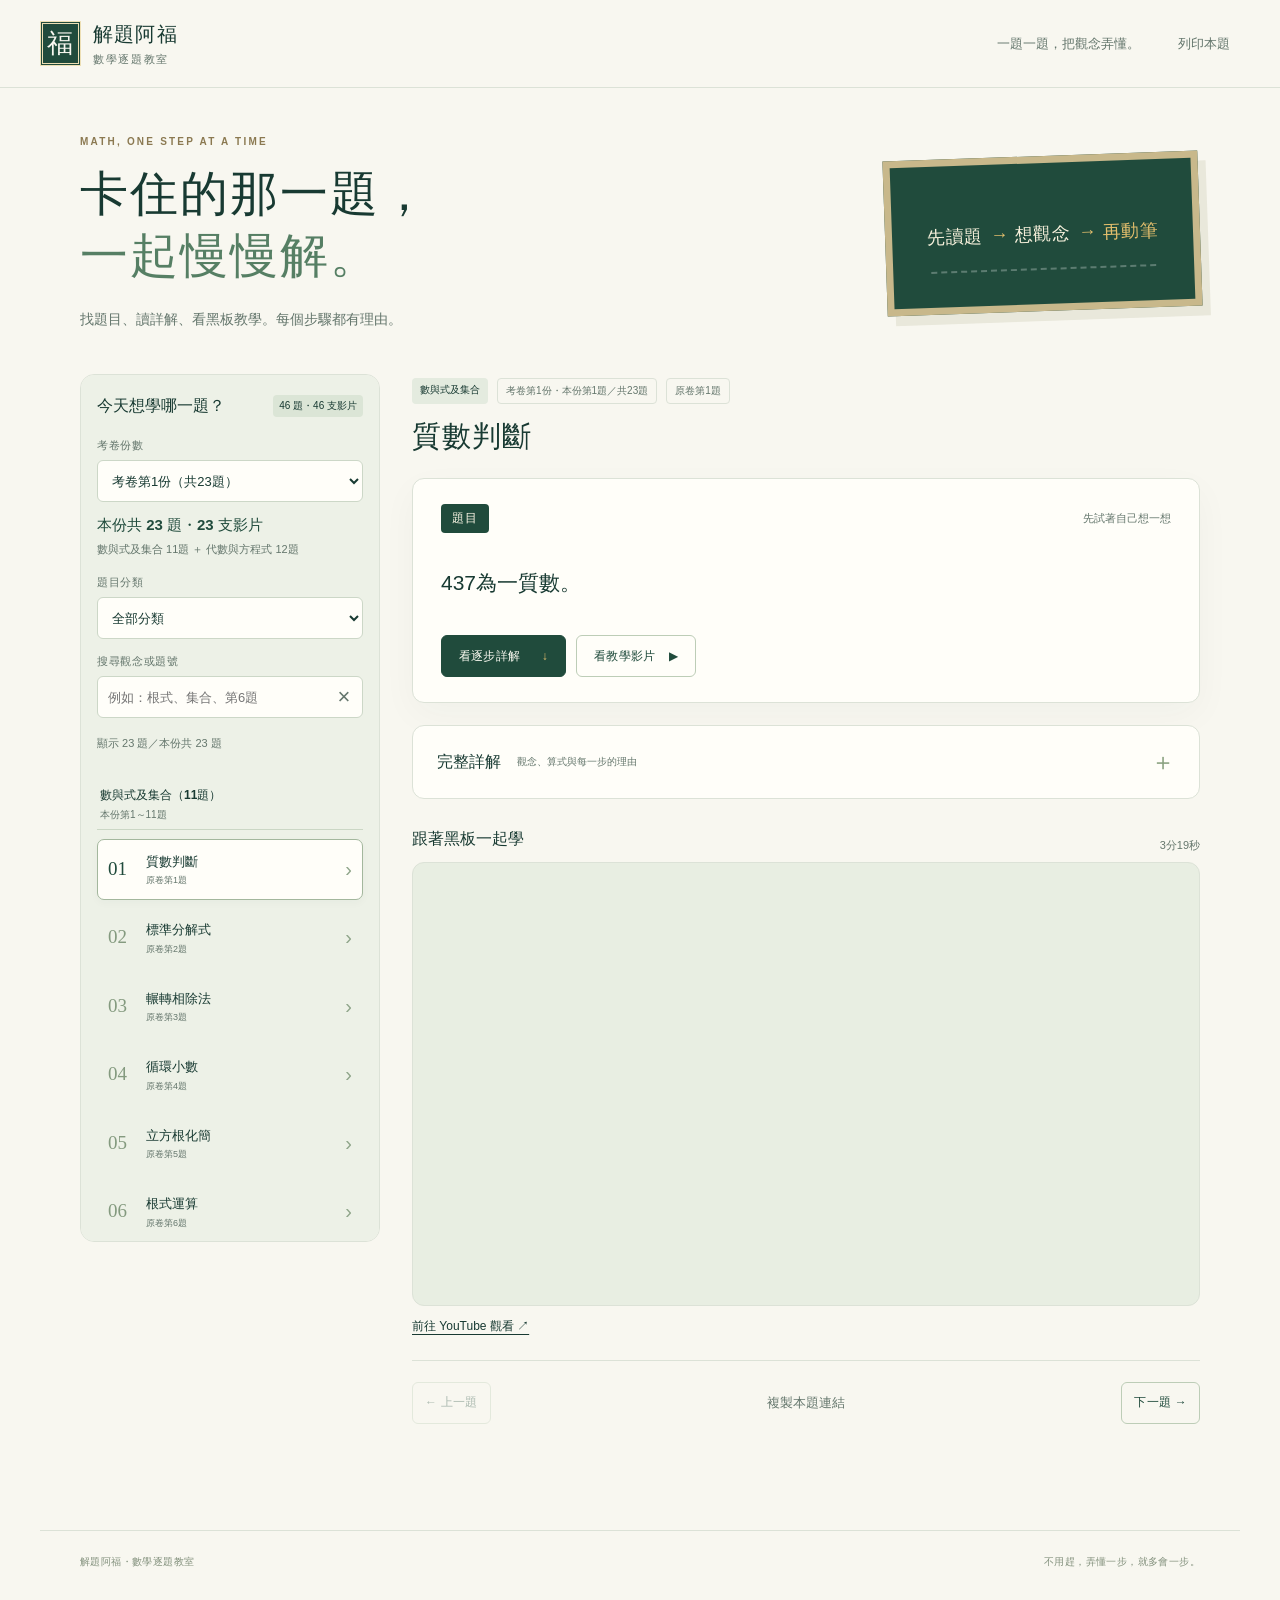
<file: index.html>
<!doctype html>
<html lang="zh-Hant">
<head>
 <meta charset="utf-8"><meta name="viewport" content="width=device-width,initial-scale=1">
 <meta name="referrer" content="strict-origin-when-cross-origin">
 <meta name="description" content="解題阿福數學逐題教室：依考卷與題號找題目，查看完整逐步詳解、解題圖與黑板教學影片。從數與式、集合到代數與方程式，慢慢弄懂每一步。">
 <meta name="theme-color" content="#173c34"><title>解題阿福｜數學逐題教室</title>
 <link rel="stylesheet" href="style.css?v=1b82663c50e5"><script defer src="course-data.js"></script><script defer src="app.js?v=99a22f33706e"></script>
</head>
<body>
 <a class="skip" href="#lesson">跳到題目與詳解</a>
 <header class="topbar"><a class="brand" href="#"><span class="brand-mark" aria-hidden="true">福</span><span>解題阿福<small>數學逐題教室</small></span></a><span class="topnote">一題一題，把觀念弄懂。</span><button type="button" id="print" class="quiet">列印本題</button></header>
 <section class="hero"><div><p class="eyebrow">MATH, ONE STEP AT A TIME</p><h1>卡住的那一題，<br><span>一起慢慢解。</span></h1><p class="intro">找題目、讀詳解、看黑板教學。<br class="mobile-only">每個步驟都有理由。</p></div><div class="hero-board" aria-hidden="true"><span>先讀題</span><i>↓</i><span>想觀念</span><i>↓</i><strong>再動筆</strong><div class="chalkline"></div></div></section>
 <main class="classroom">
  <aside class="question-nav" aria-label="選題目">
   <div class="nav-heading"><h2>今天想學哪一題？</h2><span id="total-count" class="count"></span></div>
   <label for="paper">考卷份數</label><select id="paper"></select>
   <p id="paper-summary" class="paper-summary"></p><p id="paper-parts" class="paper-parts"></p>
   <label for="category">題目分類</label><select id="category"><option value="">全部分類</option></select>
   <label for="search">搜尋觀念或題號</label><div class="search-wrap"><input id="search" type="search" placeholder="例如：根式、集合、第6題" autocomplete="off"><button id="clear-search" type="button" aria-label="清除搜尋">×</button></div>
   <p id="results-count" role="status" class="results"></p><button id="show-all" class="show-all" type="button" hidden></button>
   <div id="question-list" class="question-list"></div>
   <div id="empty" class="empty" hidden>沒有符合的題目。<br>換個關鍵字，或切換考卷試試。</div>
  </aside>
  <article id="lesson" class="lesson" tabindex="-1" aria-labelledby="lesson-title">
   <div class="lesson-meta"><span id="lesson-category"></span><span id="lesson-number"></span><span id="lesson-source"></span></div>
   <h2 id="lesson-title">正在整理題目…</h2>
   <section class="problem-card" aria-labelledby="problem-label"><div class="section-caption"><span class="label" id="problem-label">題目</span><span>先試著自己想一想</span></div><div id="question" class="question math"></div><div class="problem-actions"><button type="button" id="show-solution" class="primary">看逐步詳解 <span aria-hidden="true">↓</span></button><button type="button" id="show-video" class="secondary">看教學影片 <span aria-hidden="true">▶</span></button></div></section>
   <details id="solution" class="solution"><summary>完整詳解 <span>觀念、算式與每一步的理由</span><b aria-hidden="true">＋</b></summary><div class="answer"><span>本題答案</span><strong id="answer" class="math"></strong></div><div id="solution-steps"></div></details>
   <section id="video-section" class="video-section" aria-labelledby="video-label"><div class="section-caption"><h3 id="video-label">跟著黑板一起學</h3><span id="duration"></span></div><div id="video-slot" class="video-slot"></div><a id="youtube-link" class="external" target="_blank" rel="noopener noreferrer" hidden>前往 YouTube 觀看 ↗</a></section>
   <nav class="lesson-footer" aria-label="切換題目"><button id="previous" type="button" class="secondary">← 上一題</button><button id="copy-link" type="button" class="quiet">複製本題連結</button><button id="next" type="button" class="secondary">下一題 →</button></nav><p id="action-message" class="action-message" role="status"></p>
  </article>
 </main>
 <footer class="site-footer"><span>解題阿福・數學逐題教室</span><span>不用趕，弄懂一步，就多會一步。</span></footer>
 <noscript>請啟用 JavaScript，以查看各題的完整題目、逐步詳解與影片連結。</noscript>
</body>
</html>
</file>
<file: style.css>
@charset "UTF-8";
:root{--ink:#183a32;--soft:#64766c;--paper:#f8f7f0;--line:#dce2d7;--green:#204b3c;--gold:#e4bf6d;--card:#fffef9;--wash:#edf2e9;--shadow:0 12px 36px #173c3409;font-family:"PingFang TC","Noto Sans TC","Microsoft JhengHei",sans-serif;color:var(--ink);background:var(--paper);font-synthesis:none}
*{box-sizing:border-box}html{scroll-behavior:smooth}body{margin:0}button,input,select{font:inherit}button,a,input,select{touch-action:manipulation}button{cursor:pointer}button:disabled{opacity:.35;cursor:default}a{color:inherit}button:focus-visible,a:focus-visible,input:focus-visible,select:focus-visible,summary:focus-visible{outline:3px solid #cf9d3b;outline-offset:3px}button:focus:not(:focus-visible){outline:none}[hidden]{display:none!important}.skip{position:fixed;top:-100px;z-index:50;padding:14px;background:#fff}.skip:focus{top:10px}.topbar{max-width:1280px;margin:auto;min-height:88px;padding:18px 40px;display:flex;align-items:center;gap:28px;border-bottom:1px solid var(--line)}.brand{display:flex;align-items:center;gap:12px;text-decoration:none;font-size:20px;font-weight:750;letter-spacing:.06em}.brand-mark{width:41px;height:45px;background:var(--green);color:var(--paper);display:grid;place-items:center;border:3px double #eddfb4;font-family:serif;font-size:26px}.brand small{display:block;font-size:11px;letter-spacing:.15em;color:var(--soft);font-weight:450;margin-top:4px}.topnote{margin-left:auto;font-size:13px;color:var(--soft)}.quiet{border:0;background:transparent;color:var(--soft);font-size:13px;padding:10px}.hero{max-width:1200px;margin:0 auto;padding:46px 40px 42px;display:flex;justify-content:space-between;align-items:center;gap:35px}.eyebrow{font:600 10px/1.5 sans-serif;letter-spacing:.22em;color:#8b7951;margin:0 0 14px}h1{font-size:clamp(32px,4vw,48px);line-height:1.3;letter-spacing:.04em;margin:0;font-weight:750}h1 span{color:#567f64}.intro{font-size:14px;color:var(--soft);line-height:1.9;margin:18px 0 0}.hero-board{position:relative;width:315px;min-height:155px;transform:rotate(-2deg);padding:33px 22px;background:var(--green);border:7px solid #c8b88b;box-shadow:8px 10px 0 #e9e8db;display:flex;align-items:center;justify-content:center;gap:11px;color:#f7f1dc;font-size:18px;letter-spacing:.04em}.hero-board i{transform:rotate(-90deg);font-style:normal;color:var(--gold)}.hero-board strong{color:var(--gold)}.chalkline{position:absolute;bottom:34px;left:38px;right:38px;border-bottom:2px dashed #ffffff45}.mobile-only{display:none}.classroom{display:grid;grid-template-columns:300px minmax(0,1fr);gap:32px;max-width:1200px;margin:0 auto;padding:0 40px 64px;align-items:start}.question-nav{background:#edf1e7;border:1px solid var(--line);border-radius:14px;padding:20px 16px;position:sticky;top:16px;max-height:calc(100vh - 32px);overflow:auto}.nav-heading{display:flex;align-items:center;justify-content:space-between;gap:8px;margin-bottom:21px}.nav-heading h2{font-size:16px;margin:0}.count{font-size:10px;background:#dbe5d6;border-radius:4px;padding:4px 6px;white-space:nowrap}.question-nav label{display:block;font-size:11px;font-weight:650;color:var(--soft);margin:15px 0 7px;letter-spacing:.06em}select,input{width:100%;height:42px;border:1px solid #ccd7c7;border-radius:6px;background:#fffef9;color:var(--ink);padding:8px 10px;font-size:13px}select{padding-right:25px}.search-wrap{position:relative}input[type=search]{padding-right:30px}.search-wrap button{position:absolute;right:4px;top:4px;border:0;background:transparent;width:30px;height:34px;font-size:22px;color:var(--soft)}.results{font-size:11px;color:var(--soft);margin:18px 0 10px}.paper-summary{margin:14px 0 5px;font-size:15px;font-weight:750;color:var(--green)}.paper-parts{margin:0 0 12px;font-size:11px;line-height:1.8;color:var(--soft)}.question-list{display:grid;gap:7px}.question-group{grid-column:1/-1;font-size:12px;line-height:1.7;margin:14px 0 2px;padding:10px 3px 6px;border-bottom:1px solid #cbd7c5}.question-group small{display:block;font-size:10px;font-weight:400;color:var(--soft)}.show-all{width:100%;padding:10px;margin:0 0 8px;border:1px solid #a3b79d;border-radius:6px;background:var(--card);color:var(--green);font-size:12px}.question-button{display:flex;align-items:center;gap:11px;text-align:left;width:100%;padding:12px 10px;border:1px solid transparent;background:transparent;border-radius:7px;color:var(--ink)}.question-button:hover{background:#ffffffa0}.question-button.selected{background:var(--card);border-color:#a3b79d;box-shadow:0 3px 8px #173c3408}.q-number{font:500 19px/1.1 Georgia,serif;color:#849a7f;width:27px;flex-shrink:0}.selected .q-number{color:var(--green)}.q-info{min-width:0}.q-info strong{font-size:13px;display:block;line-height:1.5}.q-info small{font-size:9px;color:var(--soft);display:block;margin-top:3px}.q-arrow{margin-left:auto;color:#8fa58a;font-size:20px}.empty{color:var(--soft);font-size:13px;line-height:1.8;padding:20px 0}.lesson{min-width:0;scroll-margin-top:22px;outline:none}.lesson-meta{display:flex;gap:9px;flex-wrap:wrap;margin:4px 0 12px}.lesson-meta span{font-size:10px;padding:5px 8px;background:#e4ebdf;border-radius:4px}.lesson-meta span+span{background:transparent;color:var(--soft);border:1px solid var(--line)}.lesson>h2{font-size:29px;letter-spacing:.04em;margin:0 0 21px;line-height:1.4}.problem-card{background:var(--card);border:1px solid var(--line);border-radius:12px;padding:25px 28px;box-shadow:var(--shadow)}.section-caption{display:flex;align-items:center;justify-content:space-between;gap:14px;color:var(--soft);font-size:11px}.label{background:var(--green);color:#fff9e8;border-radius:4px;padding:6px 11px;letter-spacing:.1em;font-size:12px}.question{font-size:21px;line-height:2.25;margin:24px 0 26px;overflow-wrap:anywhere}.math{font-family:"PingFang TC","Cambria Math","Microsoft JhengHei",sans-serif}.problem-actions{display:flex;gap:10px;flex-wrap:wrap}.primary,.secondary{min-height:42px;border-radius:6px;padding:10px 17px;font-size:12px;letter-spacing:.02em}.primary{color:#fffef5;background:var(--green);border:1px solid var(--green)}.primary:hover{background:#30634a}.primary span{margin-left:18px;color:var(--gold)}.secondary{background:transparent;border:1px solid #bdcdb7;color:var(--green)}.secondary:hover{background:var(--wash)}.secondary span{margin-left:10px}.solution{margin-top:22px;border:1px solid var(--line);border-radius:12px;background:var(--card);scroll-margin-top:22px}.solution summary{padding:20px 24px;cursor:pointer;list-style:none;display:flex;align-items:center;gap:16px;font-size:16px;font-weight:700}.solution summary::-webkit-details-marker{display:none}.solution summary span{font-size:10px;color:var(--soft);font-weight:400}.solution summary b{margin-left:auto;color:#89a17f;font-size:24px;font-weight:400}.solution[open] summary b{transform:rotate(45deg)}.solution[open] summary{border-bottom:1px solid var(--line)}.answer{margin:23px 26px;padding:16px 18px;background:var(--wash);border-left:3px solid #9ab88a;display:flex;align-items:center;gap:20px}.answer>span{font-size:11px;color:var(--soft);white-space:nowrap}.answer strong{font-size:18px;line-height:1.8;overflow-wrap:anywhere}#solution-steps{padding:0 25px 25px}.step-heading{font-size:12px;letter-spacing:.06em;color:#5b7e58;margin:27px 0 15px;padding-bottom:9px;border-bottom:1px dashed var(--line)}.step{display:flex;gap:15px;margin:18px 0}.step-number{font:12px/1.6 Georgia,serif;color:#9bae91;padding-top:5px;min-width:20px}.step-body{min-width:0}.formula{font-size:19px;line-height:1.9;overflow-wrap:anywhere}.explanation{font-size:13px;line-height:1.9;margin:5px 0 0;color:#6a756b}.solution-figure{margin:27px auto 0;width:min(100%,330px);break-inside:avoid}.solution-figure img{width:100%;height:auto;display:block;border-radius:10px}.solution-figure figcaption{text-align:center;color:var(--soft);font-size:11px;padding:10px}.video-section{margin-top:30px;scroll-margin-top:22px}.video-section h3{font-size:16px;margin:0 0 12px;color:var(--ink)}.video-slot{border-radius:12px;overflow:hidden;background:#e8eee2;aspect-ratio:16/9;border:1px solid #dce2d7}.video-slot iframe{width:100%;height:100%;border:0;display:block}.video-pending{height:100%;display:flex;flex-direction:column;align-items:center;justify-content:center;text-align:center;padding:24px;color:#687d63}.pending-icon{display:grid;place-items:center;font-size:22px;width:48px;height:48px;border:1px solid #a9bba0;border-radius:50%;margin-bottom:15px;padding-left:4px}.video-pending strong{font-size:15px}.video-pending p{max-width:330px;font-size:12px;line-height:1.8;margin:9px 0 0}.external{display:inline-block;font-size:12px;margin-top:12px;text-underline-offset:4px}.lesson-footer{display:flex;justify-content:space-between;gap:8px;margin-top:25px;border-top:1px solid var(--line);padding-top:21px}.lesson-footer .secondary{padding:9px 12px}.action-message{font-size:12px;color:var(--soft);min-height:18px}.site-footer{border-top:1px solid var(--line);max-width:1200px;margin:auto;padding:24px 40px 32px;display:flex;justify-content:space-between;gap:20px;color:#83917d;font-size:10px;letter-spacing:.04em}.fraction{display:inline-flex;vertical-align:middle;flex-direction:column;text-align:center;line-height:1.3;margin:0 .2em;font-size:.92em}.numerator{display:block;border-bottom:1.3px solid currentColor;padding:0 .15em .08em}.denominator{display:block;padding:.08em .15em 0}.overline{border-top:1px solid currentColor;display:inline-block;line-height:1.2}.radical{border-top:1.2px solid currentColor;padding:.05em .08em 0;display:inline-block;line-height:1.3}.bold,.heading{font-weight:700}.heading{color:#6c8157;margin-right:.3em}.option{display:block;padding:.12em 0}.emphasis{color:#a06f27;font-weight:650}.answer-ink{color:#2c6945;font-weight:700}
@media(max-width:900px){.topbar{padding:16px 24px}.hero{padding:35px 24px}.hero-board{width:265px;font-size:15px;gap:8px}.classroom{grid-template-columns:240px minmax(0,1fr);gap:23px;padding:0 24px 50px}.question-nav{padding:17px 12px}.problem-card{padding:22px}.question{font-size:19px}.solution summary span{display:none}.formula{font-size:18px}#solution-steps{padding:0 20px 20px}}
@media(max-width:650px){.topbar{padding:14px 20px;min-height:74px;gap:8px}.brand{font-size:17px;gap:9px}.brand-mark{width:34px;height:38px;font-size:22px}.topnote{display:none}.topbar>.quiet{margin-left:auto;font-size:11px}.hero{padding:29px 22px 30px}.hero-board{display:none}h1{font-size:35px}.intro{font-size:12px;margin-top:14px}.classroom{display:block;padding:0 16px 34px}.question-nav{position:static;max-height:none;padding:18px 16px;margin-bottom:26px}.nav-heading{margin-bottom:12px}.question-nav label{margin-top:12px}.question-list{display:grid;grid-template-columns:repeat(2,minmax(0,1fr));max-height:none;overflow:visible;gap:5px}.question-button{padding:9px 7px;gap:7px;min-height:58px}.q-number{font-size:17px;width:22px}.q-info strong{font-size:12px}.q-info small{font-size:8px}.q-arrow{display:none}.results{margin:14px 0 8px}.lesson>h2{font-size:27px;margin-bottom:17px}.problem-card{padding:20px 18px}.question{font-size:19px;line-height:2.15;margin:22px 0}.section-caption{font-size:10px}.primary,.secondary{padding:9px 13px}.problem-actions{gap:8px}.solution summary{padding:17px 18px}.answer{margin:18px 16px;padding:12px;gap:12px}.answer strong{font-size:17px}#solution-steps{padding:0 16px 20px}.step{gap:10px}.formula{font-size:18px}.explanation{font-size:12px}.lesson-footer .quiet{font-size:10px;padding:8px 1px}.lesson-footer .secondary{font-size:11px;padding:8px 10px}.video-pending{padding:15px}.pending-icon{width:38px;height:38px;font-size:16px;margin-bottom:9px}.video-pending strong{font-size:13px}.video-pending p{font-size:10px;max-width:250px}.site-footer{display:block;padding:20px;font-size:9px}.site-footer span{display:block;margin-top:5px}}
@media print{body{background:#fff;color:#000}.topbar,.hero,.question-nav,.problem-actions,.video-section,.lesson-footer,.site-footer,.action-message,.skip{display:none!important}.classroom{display:block;max-width:none;margin:0;padding:0}.lesson>h2{font-size:23px}.problem-card,.solution{box-shadow:none;border-color:#bbb}.solution:not([open])>*:not(summary){display:block}.solution summary b{display:none}.step{break-inside:avoid}.solution-figure{max-width:240px}.solution-figure img{print-color-adjust:exact;-webkit-print-color-adjust:exact}.question,.formula{font-size:16px}.explanation{font-size:11px}.lesson-meta{margin-top:0}}
</file>
